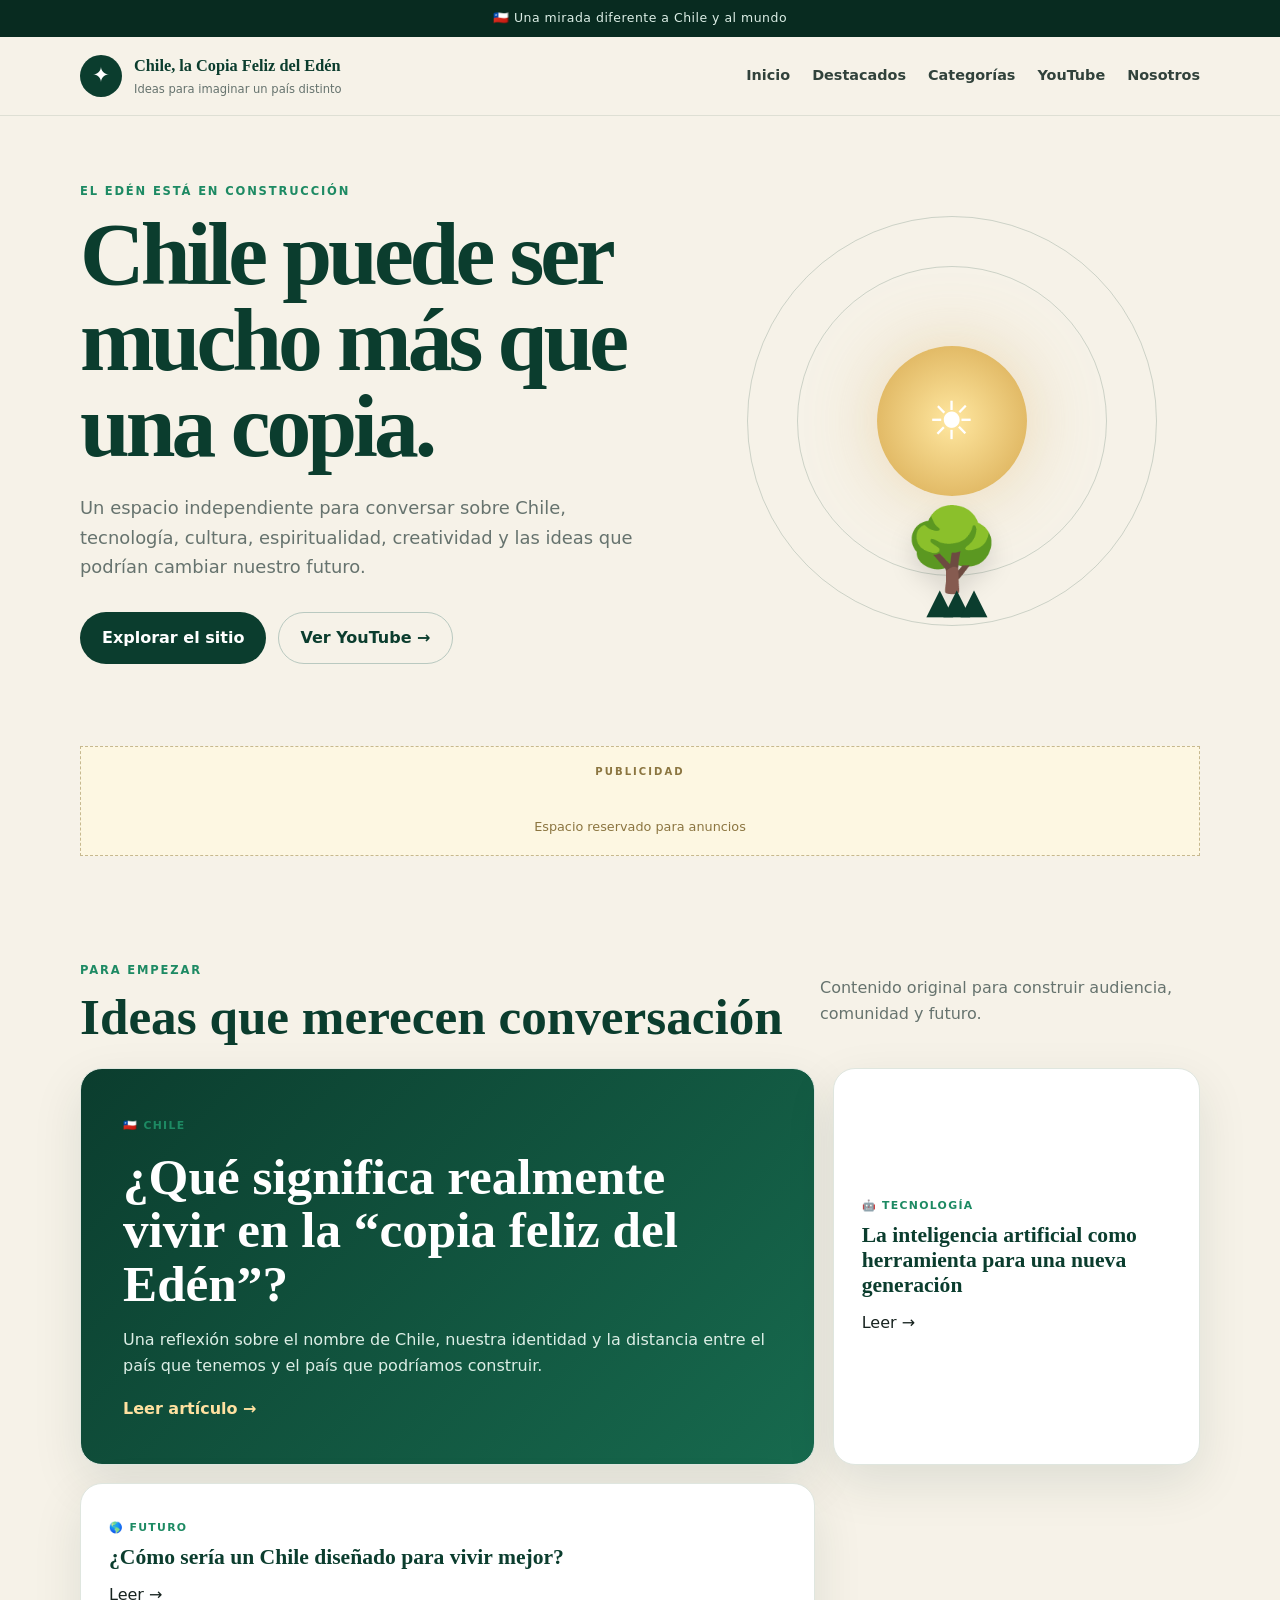
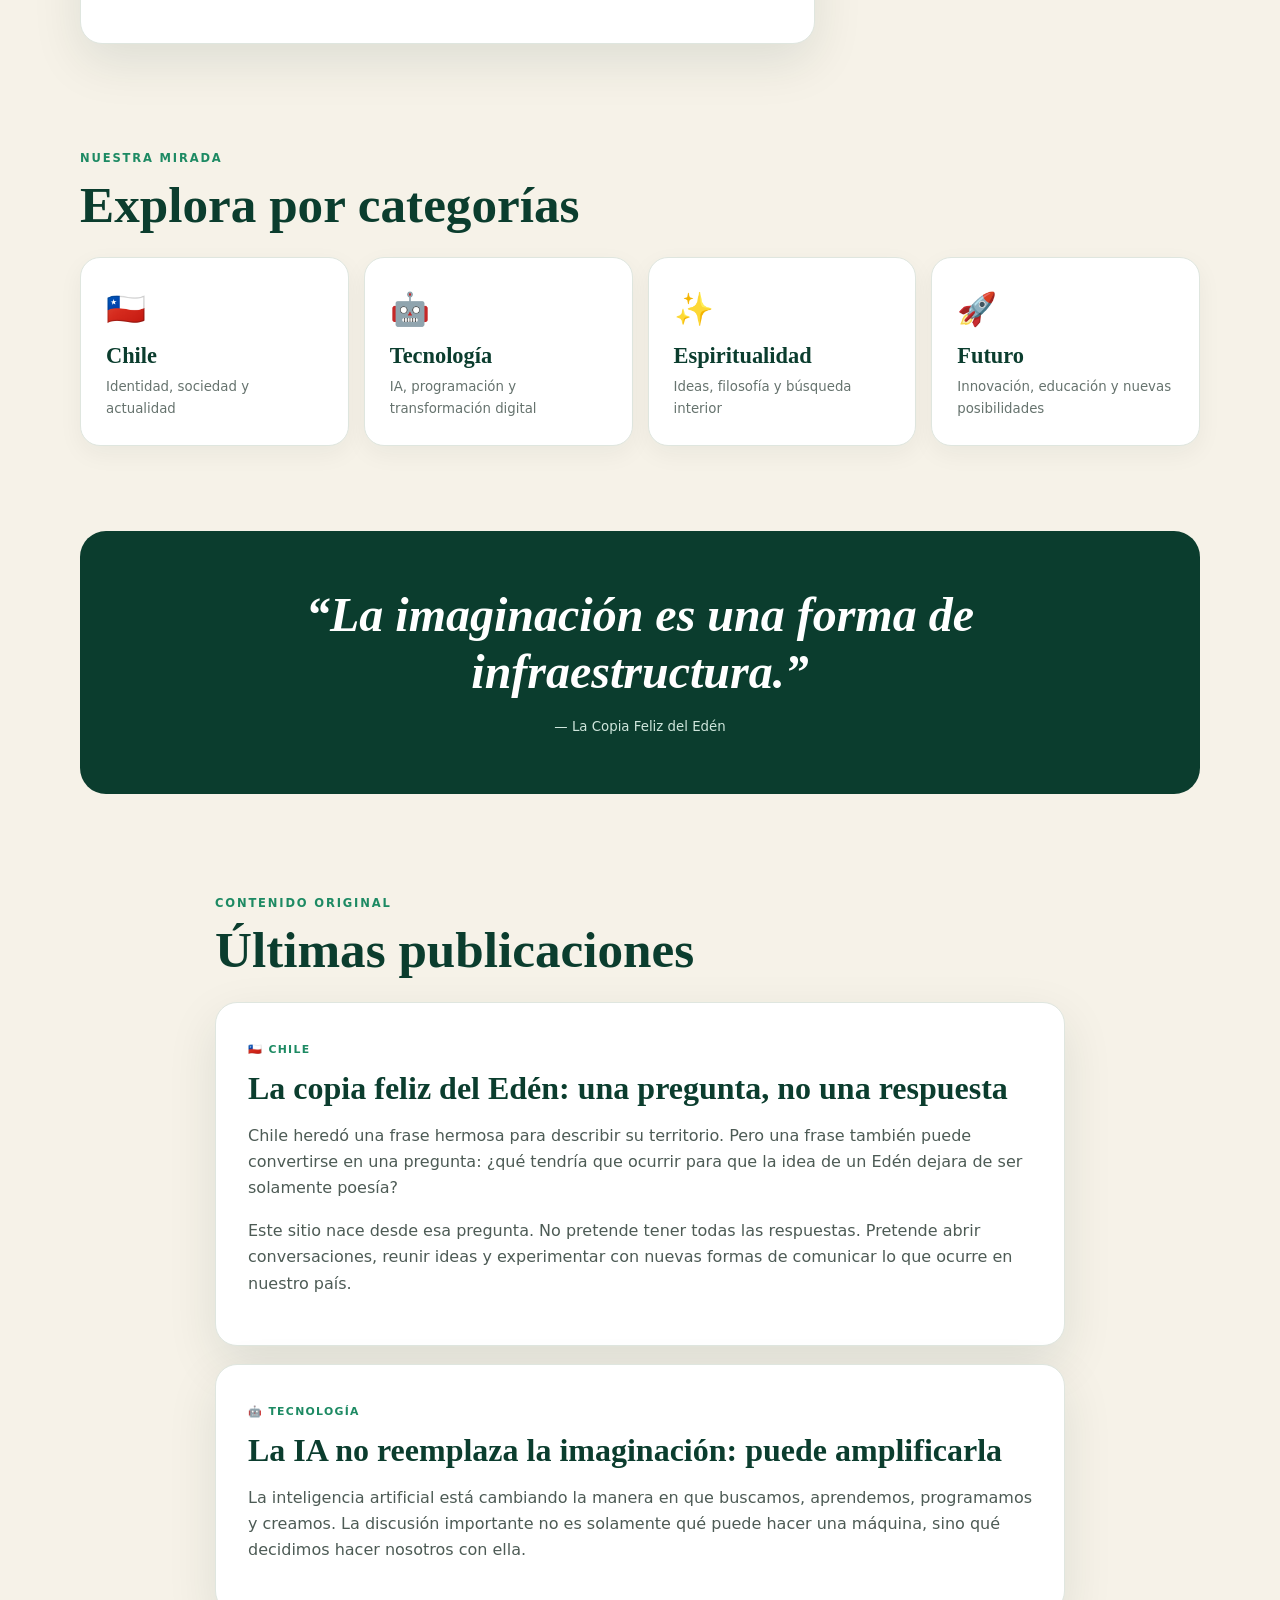
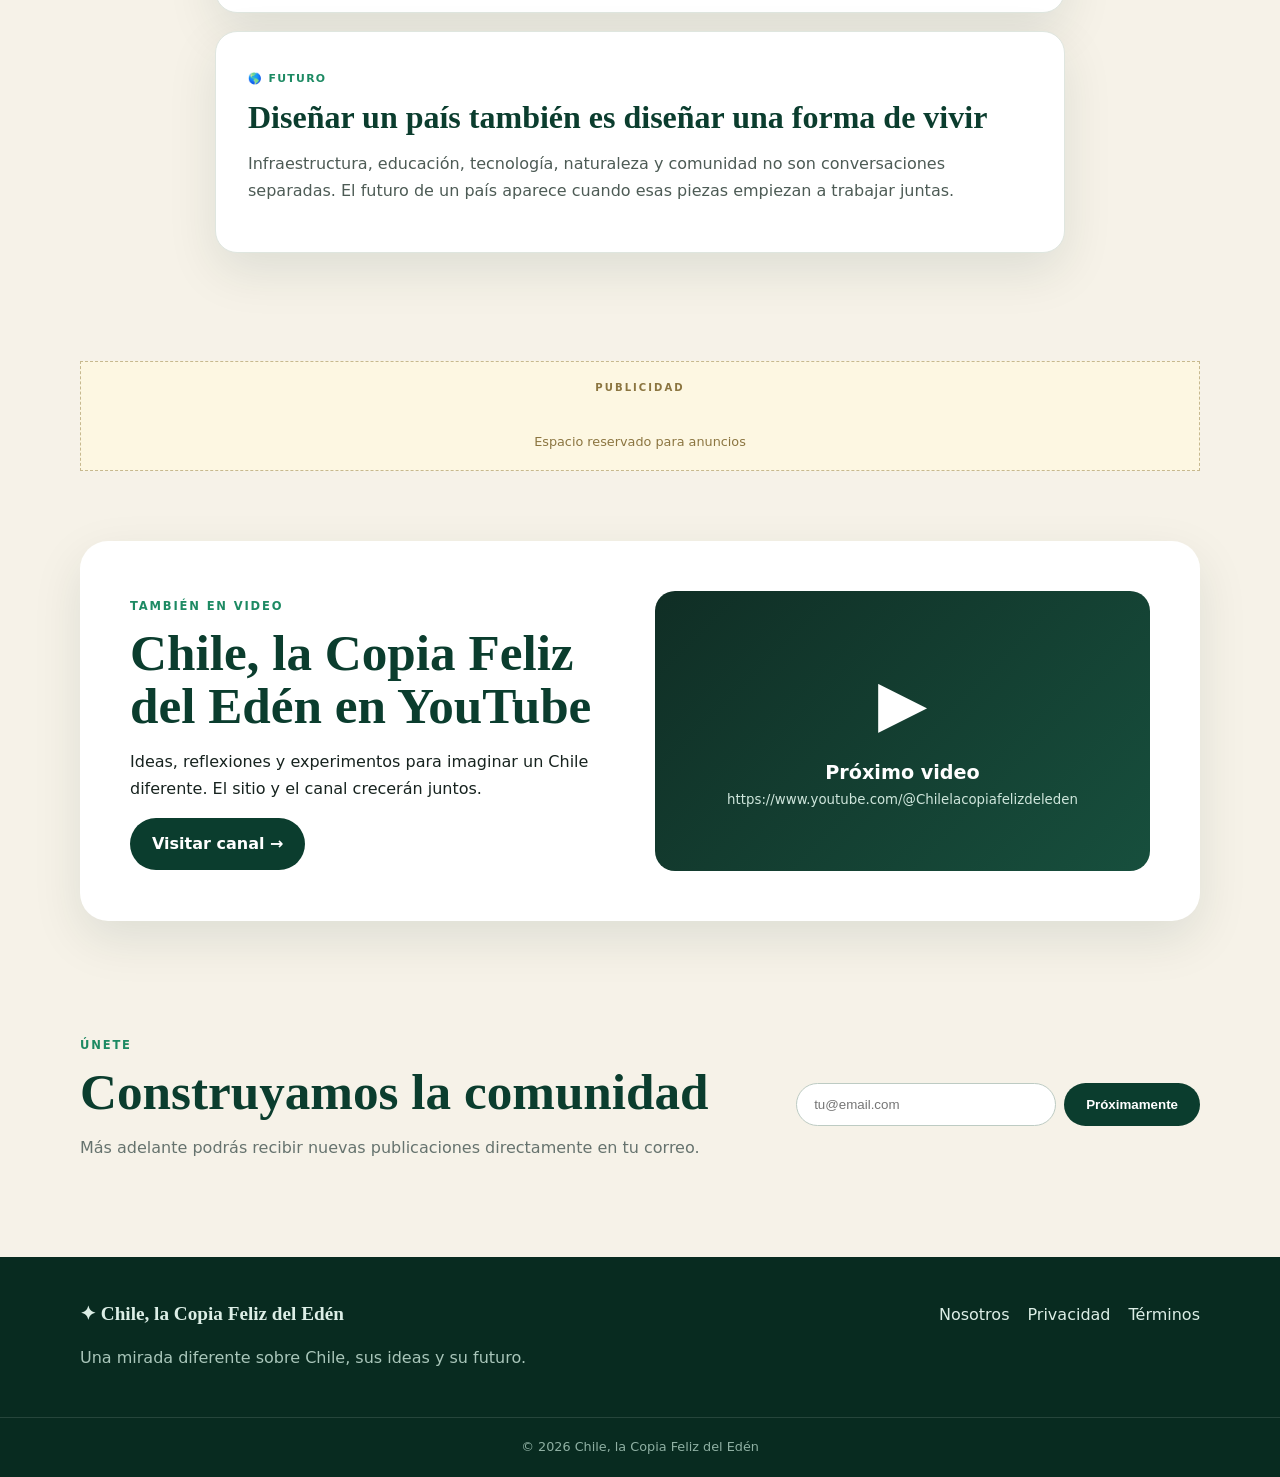
<file: index.html>
<!DOCTYPE html>
<html lang="es">
<head>
  <meta charset="UTF-8">
  <meta name="viewport" content="width=device-width, initial-scale=1.0">
  <title>Chile, la Copia Feliz del Edén | Ideas, cultura y futuro</title>
  <meta name="description" content="Chile, la Copia Feliz del Edén: ideas, cultura, tecnología, espiritualidad y una mirada diferente sobre Chile y su futuro.">
  <meta name="theme-color" content="#0b3d2e">
  <link rel="stylesheet" href="style.css">
</head>
<body>
  <div class="topline">🇨🇱 Una mirada diferente a Chile y al mundo</div>

  <header class="site-header">
    <div class="container nav-wrap">
      <a class="brand" href="index.html">
        <span class="brand-mark">✦</span>
        <span>
          <strong>Chile, la Copia Feliz del Edén</strong>
          <small>Ideas para imaginar un país distinto</small>
        </span>
      </a>
      <button class="menu-btn" id="menuBtn" aria-label="Abrir menú">☰</button>
      <nav id="mainNav">
        <a href="#inicio">Inicio</a>
        <a href="#destacados">Destacados</a>
        <a href="#categorias">Categorías</a>
        <a href="#youtube">YouTube</a>
        <a href="sobre-nosotros.html">Nosotros</a>
      </nav>
    </div>
  </header>

  <main id="inicio">
    <section class="hero container">
      <div class="hero-copy">
        <span class="eyebrow">EL EDÉN ESTÁ EN CONSTRUCCIÓN</span>
        <h1>Chile puede ser mucho más que una copia.</h1>
        <p class="hero-text">
          Un espacio independiente para conversar sobre Chile, tecnología,
          cultura, espiritualidad, creatividad y las ideas que podrían cambiar nuestro futuro.
        </p>
        <div class="hero-actions">
          <a class="btn btn-primary" href="#destacados">Explorar el sitio</a>
          <a class="btn btn-ghost" href="#youtube">Ver YouTube →</a>
        </div>
      </div>
      <div class="hero-orbit" aria-hidden="true">
        <div class="sun">☀</div>
        <div class="orbit orbit-1"></div>
        <div class="orbit orbit-2"></div>
        <div class="tree">🌳</div>
        <div class="andes">▲ ▲ ▲</div>
      </div>
    </section>

    <section class="ad-slot container" aria-label="Publicidad">
      <span>PUBLICIDAD</span>
      <div>Espacio reservado para anuncios</div>
    </section>

    <section class="container section" id="destacados">
      <div class="section-heading">
        <div>
          <span class="eyebrow">PARA EMPEZAR</span>
          <h2>Ideas que merecen conversación</h2>
        </div>
        <p>Contenido original para construir audiencia, comunidad y futuro.</p>
      </div>

      <div class="featured-grid">
        <article class="featured-card featured-main">
          <span class="tag">🇨🇱 CHILE</span>
          <h3>¿Qué significa realmente vivir en la “copia feliz del Edén”?</h3>
          <p>
            Una reflexión sobre el nombre de Chile, nuestra identidad y la distancia
            entre el país que tenemos y el país que podríamos construir.
          </p>
          <a href="#articulo-identidad">Leer artículo →</a>
        </article>

        <article class="mini-card">
          <span class="tag">🤖 TECNOLOGÍA</span>
          <h3>La inteligencia artificial como herramienta para una nueva generación</h3>
          <a href="#articulo-ia">Leer →</a>
        </article>

        <article class="mini-card">
          <span class="tag">🌎 FUTURO</span>
          <h3>¿Cómo sería un Chile diseñado para vivir mejor?</h3>
          <a href="#articulo-futuro">Leer →</a>
        </article>
      </div>
    </section>

    <section class="container section" id="categorias">
      <div class="section-heading">
        <div>
          <span class="eyebrow">NUESTRA MIRADA</span>
          <h2>Explora por categorías</h2>
        </div>
      </div>
      <div class="category-grid">
        <a class="category chile" href="#destacados"><span>🇨🇱</span><b>Chile</b><small>Identidad, sociedad y actualidad</small></a>
        <a class="category tech" href="#destacados"><span>🤖</span><b>Tecnología</b><small>IA, programación y transformación digital</small></a>
        <a class="category spirit" href="#destacados"><span>✨</span><b>Espiritualidad</b><small>Ideas, filosofía y búsqueda interior</small></a>
        <a class="category future" href="#destacados"><span>🚀</span><b>Futuro</b><small>Innovación, educación y nuevas posibilidades</small></a>
      </div>
    </section>

    <section class="container quote">
      <p id="dailyQuote">“El futuro no se encuentra: se construye.”</p>
      <small>— La Copia Feliz del Edén</small>
    </section>

    <section class="container section articles" id="articulos">
      <div class="section-heading">
        <div>
          <span class="eyebrow">CONTENIDO ORIGINAL</span>
          <h2>Últimas publicaciones</h2>
        </div>
      </div>

      <article id="articulo-identidad" class="article">
        <span class="tag">🇨🇱 CHILE</span>
        <h3>La copia feliz del Edén: una pregunta, no una respuesta</h3>
        <p>
          Chile heredó una frase hermosa para describir su territorio. Pero una frase
          también puede convertirse en una pregunta: ¿qué tendría que ocurrir para que
          la idea de un Edén dejara de ser solamente poesía?
        </p>
        <p>
          Este sitio nace desde esa pregunta. No pretende tener todas las respuestas.
          Pretende abrir conversaciones, reunir ideas y experimentar con nuevas formas
          de comunicar lo que ocurre en nuestro país.
        </p>
      </article>

      <article id="articulo-ia" class="article">
        <span class="tag">🤖 TECNOLOGÍA</span>
        <h3>La IA no reemplaza la imaginación: puede amplificarla</h3>
        <p>
          La inteligencia artificial está cambiando la manera en que buscamos,
          aprendemos, programamos y creamos. La discusión importante no es solamente
          qué puede hacer una máquina, sino qué decidimos hacer nosotros con ella.
        </p>
      </article>

      <article id="articulo-futuro" class="article">
        <span class="tag">🌎 FUTURO</span>
        <h3>Diseñar un país también es diseñar una forma de vivir</h3>
        <p>
          Infraestructura, educación, tecnología, naturaleza y comunidad no son
          conversaciones separadas. El futuro de un país aparece cuando esas piezas
          empiezan a trabajar juntas.
        </p>
      </article>
    </section>

    <section class="ad-slot container" aria-label="Publicidad">
      <span>PUBLICIDAD</span>
      <div>Espacio reservado para anuncios</div>
    </section>

    <section class="youtube container section" id="youtube">
      <div>
        <span class="eyebrow">TAMBIÉN EN VIDEO</span>
        <h2>Chile, la Copia Feliz del Edén en YouTube</h2>
        <p>
          Ideas, reflexiones y experimentos para imaginar un Chile diferente.
          El sitio y el canal crecerán juntos.
        </p>
        <a class="btn btn-primary" href="https://www.youtube.com/@Chilelacopiafelizdeleden" aria-label="Enlace al canal de YouTube">Visitar canal →</a>
      </div>
      <div class="video-placeholder">
        <span>▶</span>
        <b>Próximo video</b>
        <small>https://www.youtube.com/@Chilelacopiafelizdeleden</small>
      </div>
    </section>

    <section class="newsletter container">
      <div>
        <span class="eyebrow">ÚNETE</span>
        <h2>Construyamos la comunidad</h2>
        <p>Más adelante podrás recibir nuevas publicaciones directamente en tu correo.</p>
      </div>
      <form onsubmit="return false;">
        <input type="email" placeholder="tu@email.com" aria-label="Correo electrónico">
        <button class="btn btn-primary" type="submit">Próximamente</button>
      </form>
    </section>
  </main>

  <footer>
    <div class="container footer-grid">
      <div>
        <strong>✦ Chile, la Copia Feliz del Edén</strong>
        <p>Una mirada diferente sobre Chile, sus ideas y su futuro.</p>
      </div>
      <div>
        <a href="sobre-nosotros.html">Nosotros</a>
        <a href="privacidad.html">Privacidad</a>
        <a href="terminos.html">Términos</a>
      </div>
    </div>
    <div class="copyright">© <span id="year"></span> Chile, la Copia Feliz del Edén</div>
  </footer>

  <script src="script.js"></script>
</body>
</html>
</file>
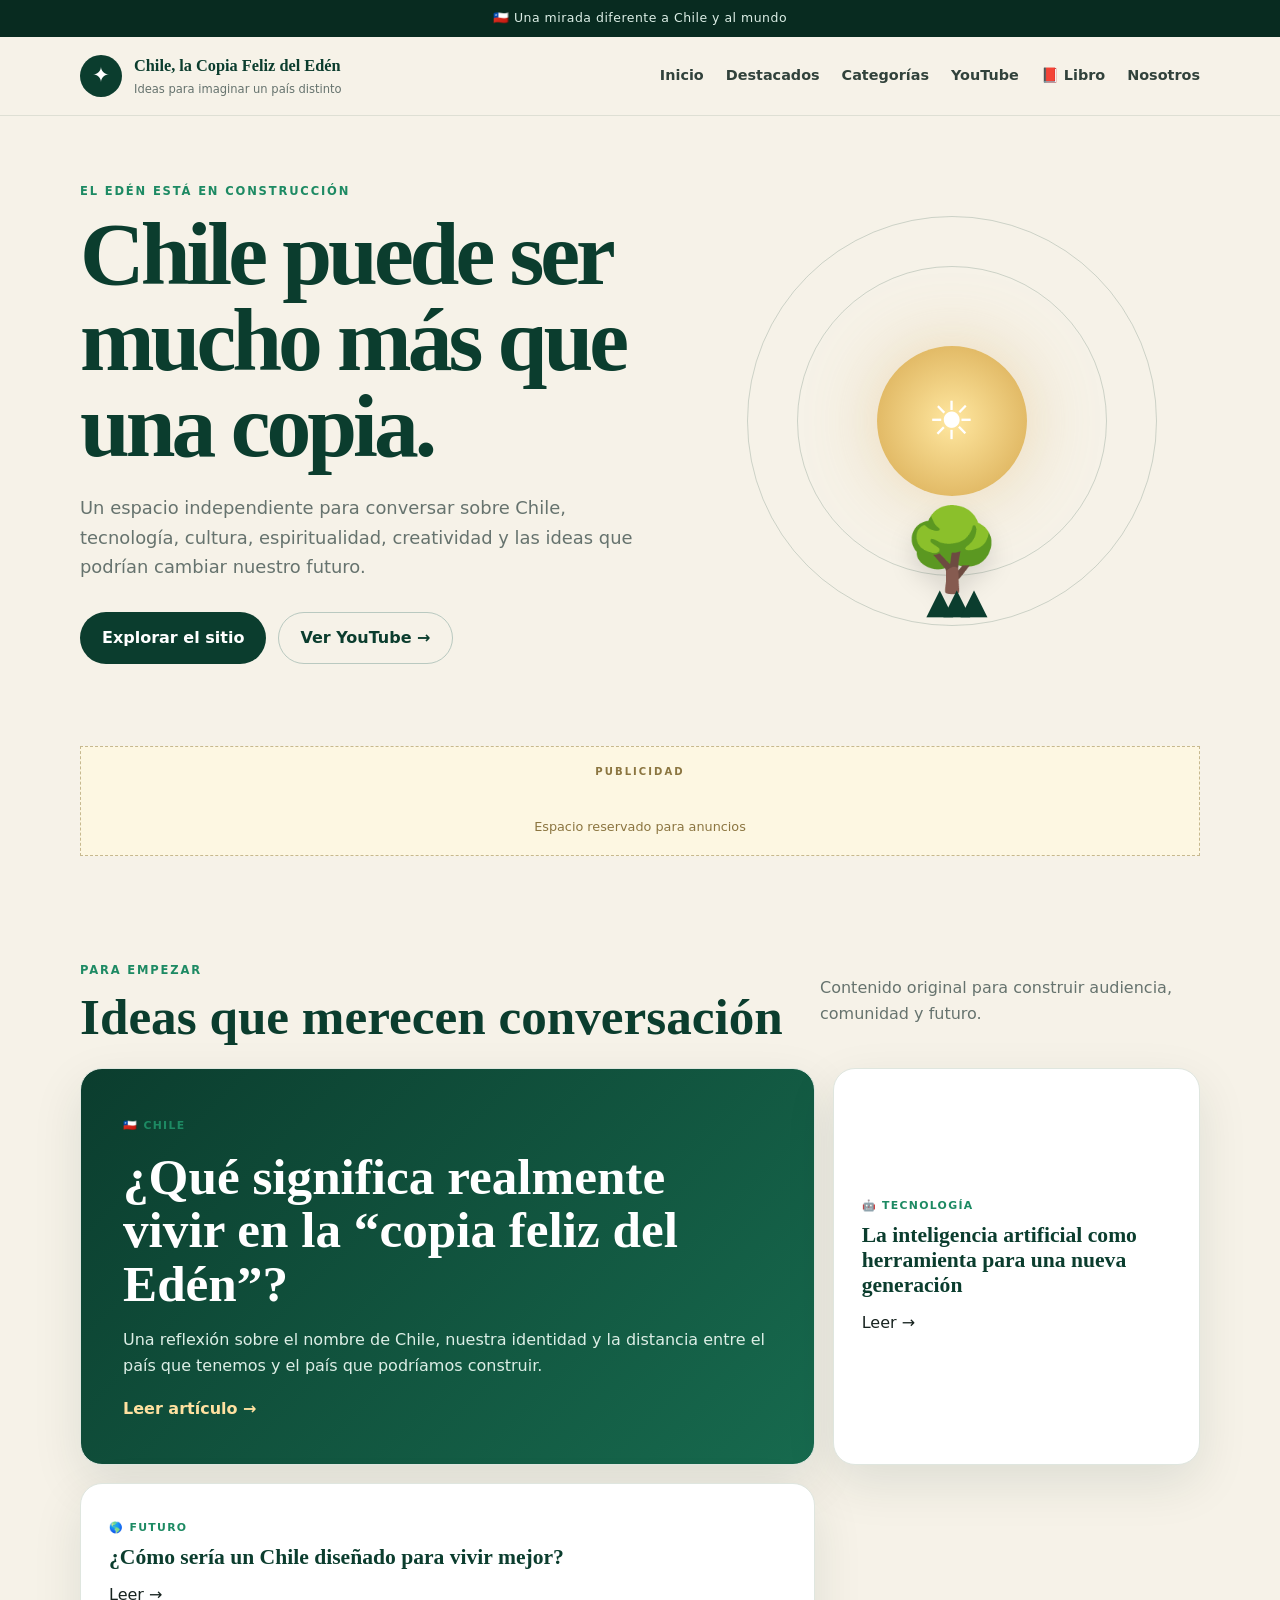
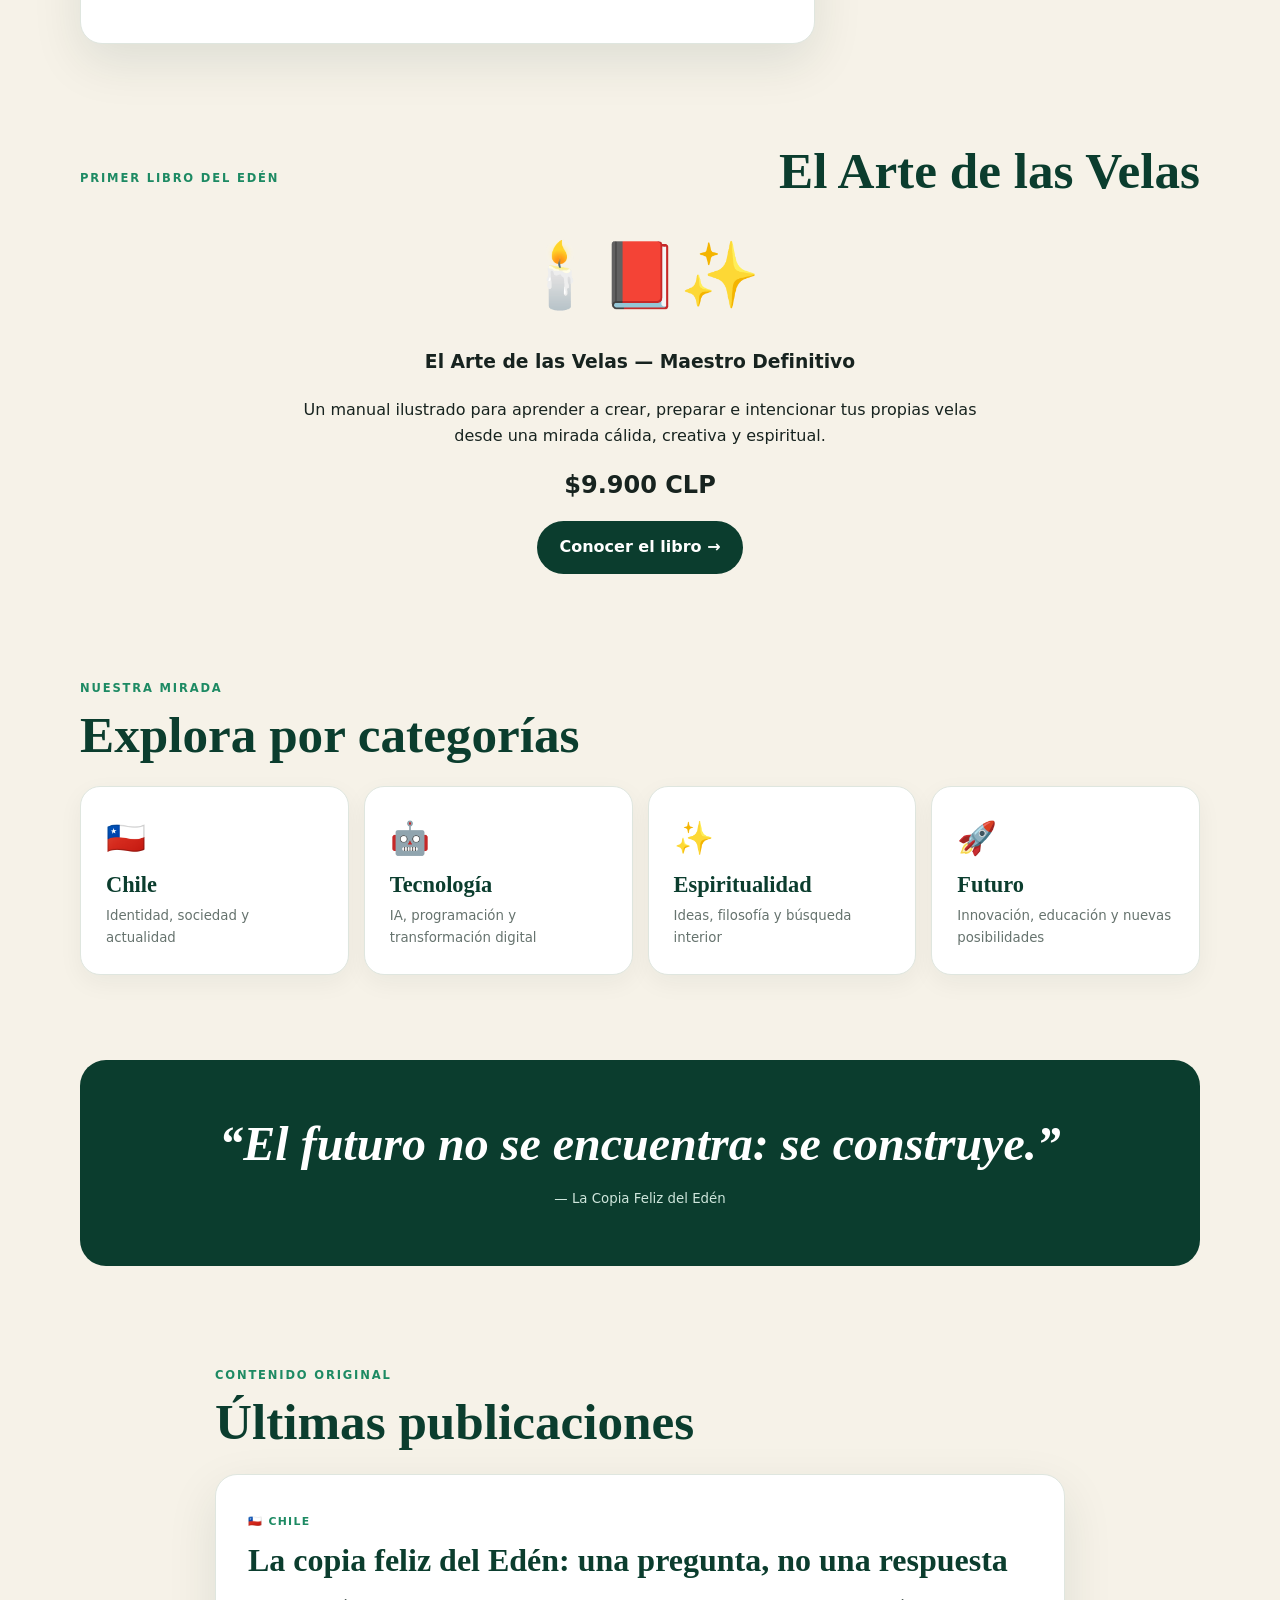
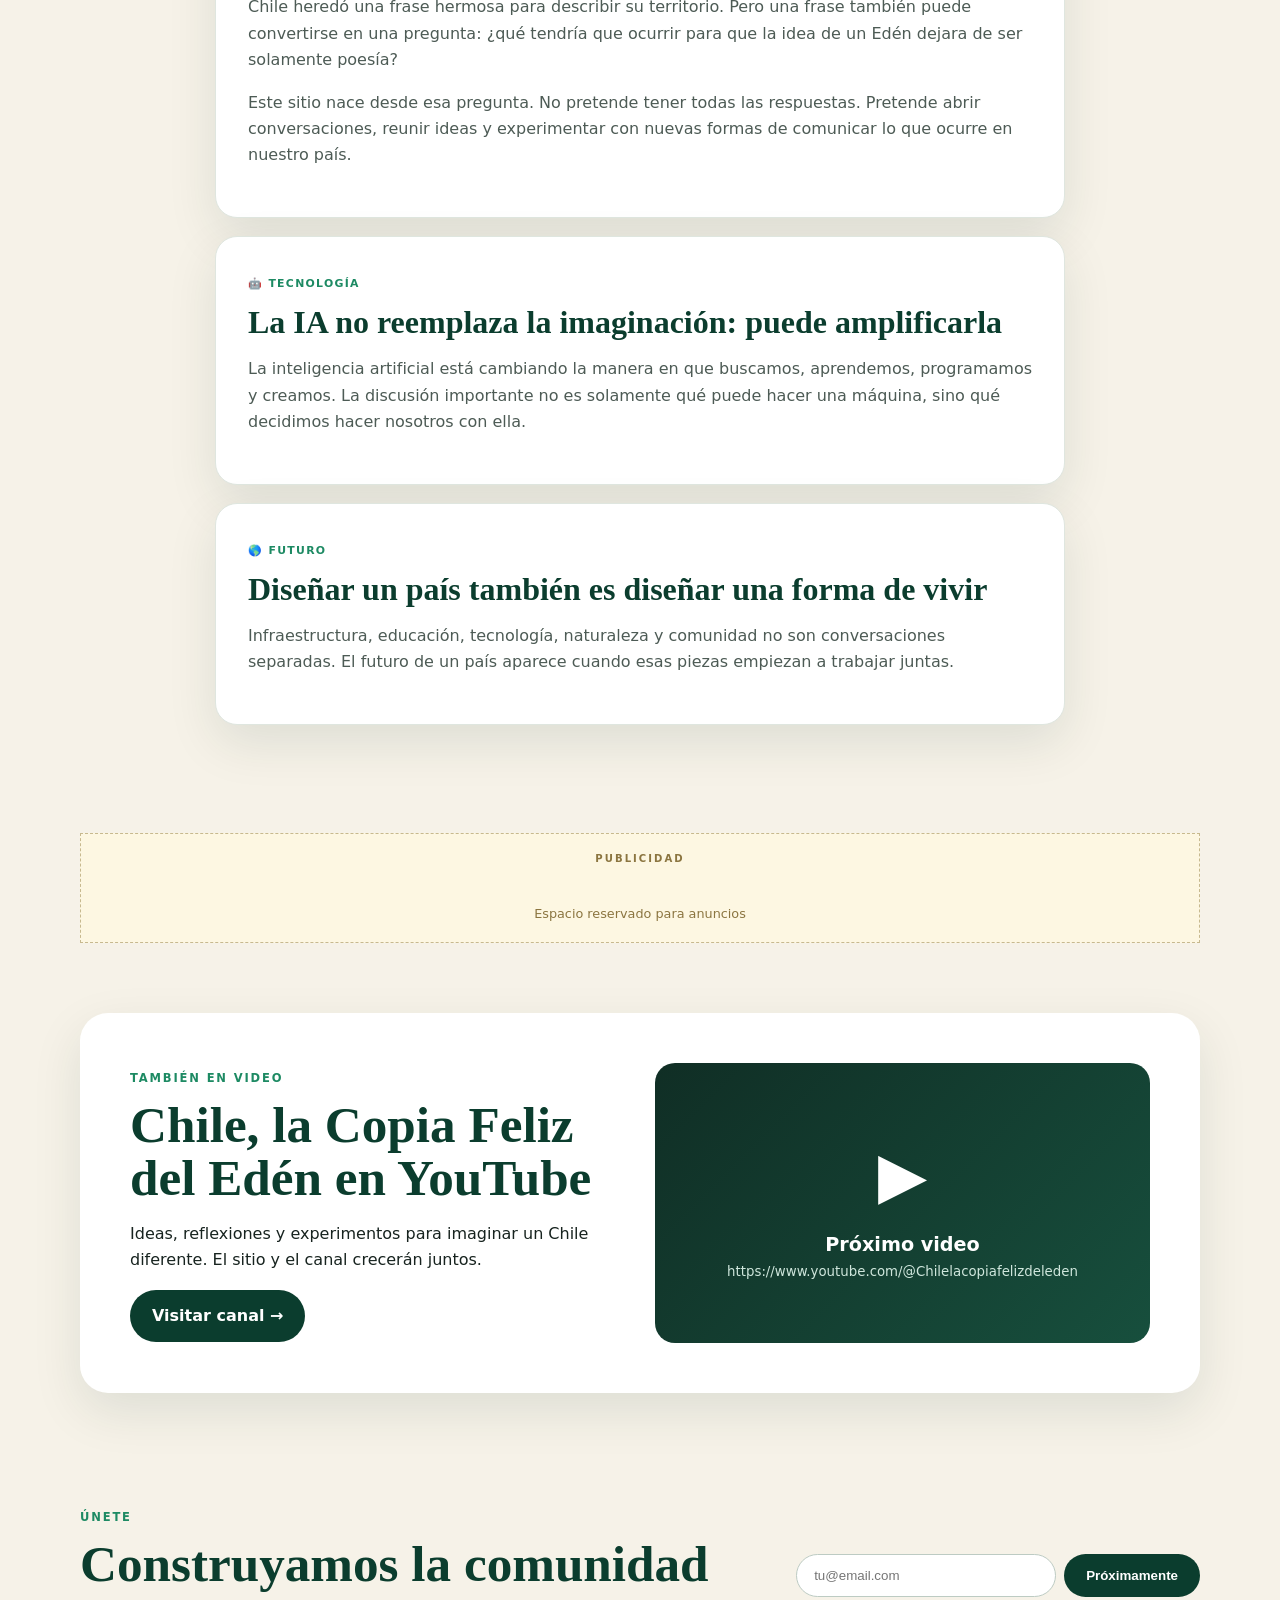
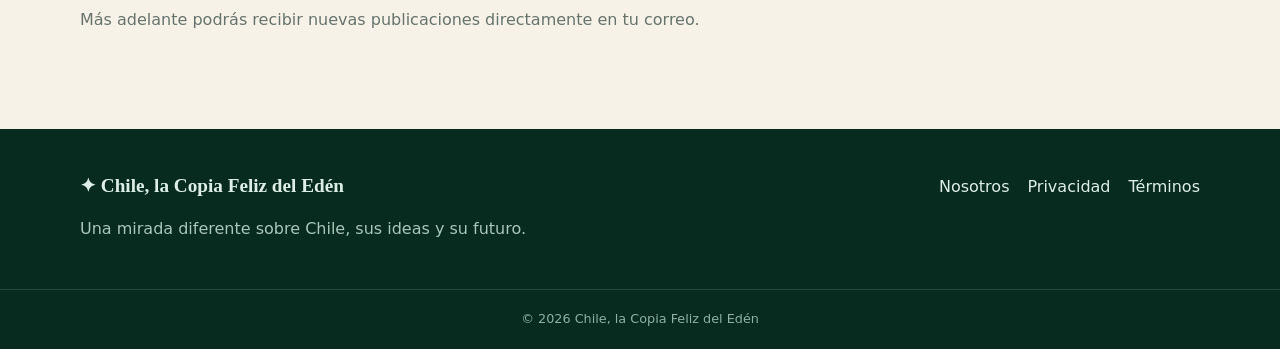
<file: public/index.html>
<!DOCTYPE html>
<html lang="es">
<head>
  <meta charset="UTF-8">
  <meta name="viewport" content="width=device-width, initial-scale=1.0">
  <title>Chile, la Copia Feliz del Edén | Ideas, cultura y futuro</title>
  <meta name="description" content="Chile, la Copia Feliz del Edén: ideas, cultura, tecnología, espiritualidad y una mirada diferente sobre Chile y su futuro.">
  <meta name="theme-color" content="#0b3d2e">
  <link rel="stylesheet" href="style.css">
</head>
<body>
  <div class="topline">🇨🇱 Una mirada diferente a Chile y al mundo</div>

  <header class="site-header">
    <div class="container nav-wrap">
      <a class="brand" href="index.html">
        <span class="brand-mark">✦</span>
        <span>
          <strong>Chile, la Copia Feliz del Edén</strong>
          <small>Ideas para imaginar un país distinto</small>
        </span>
      </a>
      <button class="menu-btn" id="menuBtn" aria-label="Abrir menú">☰</button>
      <nav id="mainNav">
        <a href="#inicio">Inicio</a>
        <a href="#destacados">Destacados</a>
        <a href="#categorias">Categorías</a>
        <a href="#youtube">YouTube</a>
        <a href="libro.html">📕 Libro</a>
        <a href="sobre-nosotros.html">Nosotros</a>
      </nav>
    </div>
  </header>

  <main id="inicio">
    <section class="hero container">
      <div class="hero-copy">
        <span class="eyebrow">EL EDÉN ESTÁ EN CONSTRUCCIÓN</span>
        <h1>Chile puede ser mucho más que una copia.</h1>
        <p class="hero-text">
          Un espacio independiente para conversar sobre Chile, tecnología,
          cultura, espiritualidad, creatividad y las ideas que podrían cambiar nuestro futuro.
        </p>
        <div class="hero-actions">
          <a class="btn btn-primary" href="#destacados">Explorar el sitio</a>
          <a class="btn btn-ghost" href="#youtube">Ver YouTube →</a>
        </div>
      </div>
      <div class="hero-orbit" aria-hidden="true">
        <div class="sun">☀</div>
        <div class="orbit orbit-1"></div>
        <div class="orbit orbit-2"></div>
        <div class="tree">🌳</div>
        <div class="andes">▲ ▲ ▲</div>
      </div>
    </section>

    <section class="ad-slot container" aria-label="Publicidad">
      <span>PUBLICIDAD</span>
      <div>Espacio reservado para anuncios</div>
    </section>

    <section class="container section" id="destacados">
      <div class="section-heading">
        <div>
          <span class="eyebrow">PARA EMPEZAR</span>
          <h2>Ideas que merecen conversación</h2>
        </div>
        <p>Contenido original para construir audiencia, comunidad y futuro.</p>
      </div>

      <div class="featured-grid">
        <article class="featured-card featured-main">
          <span class="tag">🇨🇱 CHILE</span>
          <h3>¿Qué significa realmente vivir en la “copia feliz del Edén”?</h3>
          <p>
            Una reflexión sobre el nombre de Chile, nuestra identidad y la distancia
            entre el país que tenemos y el país que podríamos construir.
          </p>
          <a href="#articulo-identidad">Leer artículo →</a>
        </article>

        <article class="mini-card">
          <span class="tag">🤖 TECNOLOGÍA</span>
          <h3>La inteligencia artificial como herramienta para una nueva generación</h3>
          <a href="#articulo-ia">Leer →</a>
        </article>

        <article class="mini-card">
          <span class="tag">🌎 FUTURO</span>
          <h3>¿Cómo sería un Chile diseñado para vivir mejor?</h3>
          <a href="#articulo-futuro">Leer →</a>
        </article>
      </div>
    </section>


    <section class="container section" id="libro">
      <div class="section-heading">
        <span class="eyebrow">PRIMER LIBRO DEL EDÉN</span>
        <h2>El Arte de las Velas</h2>
      </div>

      <div class="card" style="text-align:center;max-width:700px;margin:auto;">
        <div style="font-size:4rem;">🕯️📕✨</div>
        <h3>El Arte de las Velas — Maestro Definitivo</h3>
        <p>
          Un manual ilustrado para aprender a crear, preparar
          e intencionar tus propias velas desde una mirada
          cálida, creativa y espiritual.
        </p>
        <p><strong style="font-size:1.5rem;">$9.900 CLP</strong></p>
        <a class="btn btn-primary" href="libro.html">
          Conocer el libro →
        </a>
      </div>
    </section>

    <section class="container section" id="categorias">
      <div class="section-heading">
        <div>
          <span class="eyebrow">NUESTRA MIRADA</span>
          <h2>Explora por categorías</h2>
        </div>
      </div>
      <div class="category-grid">
        <a class="category chile" href="#destacados"><span>🇨🇱</span><b>Chile</b><small>Identidad, sociedad y actualidad</small></a>
        <a class="category tech" href="#destacados"><span>🤖</span><b>Tecnología</b><small>IA, programación y transformación digital</small></a>
        <a class="category spirit" href="#destacados"><span>✨</span><b>Espiritualidad</b><small>Ideas, filosofía y búsqueda interior</small></a>
        <a class="category future" href="#destacados"><span>🚀</span><b>Futuro</b><small>Innovación, educación y nuevas posibilidades</small></a>
      </div>
    </section>

    <section class="container quote">
      <p id="dailyQuote">“El futuro no se encuentra: se construye.”</p>
      <small>— La Copia Feliz del Edén</small>
    </section>

    <section class="container section articles" id="articulos">
      <div class="section-heading">
        <div>
          <span class="eyebrow">CONTENIDO ORIGINAL</span>
          <h2>Últimas publicaciones</h2>
        </div>
      </div>

      <article id="articulo-identidad" class="article">
        <span class="tag">🇨🇱 CHILE</span>
        <h3>La copia feliz del Edén: una pregunta, no una respuesta</h3>
        <p>
          Chile heredó una frase hermosa para describir su territorio. Pero una frase
          también puede convertirse en una pregunta: ¿qué tendría que ocurrir para que
          la idea de un Edén dejara de ser solamente poesía?
        </p>
        <p>
          Este sitio nace desde esa pregunta. No pretende tener todas las respuestas.
          Pretende abrir conversaciones, reunir ideas y experimentar con nuevas formas
          de comunicar lo que ocurre en nuestro país.
        </p>
      </article>

      <article id="articulo-ia" class="article">
        <span class="tag">🤖 TECNOLOGÍA</span>
        <h3>La IA no reemplaza la imaginación: puede amplificarla</h3>
        <p>
          La inteligencia artificial está cambiando la manera en que buscamos,
          aprendemos, programamos y creamos. La discusión importante no es solamente
          qué puede hacer una máquina, sino qué decidimos hacer nosotros con ella.
        </p>
      </article>

      <article id="articulo-futuro" class="article">
        <span class="tag">🌎 FUTURO</span>
        <h3>Diseñar un país también es diseñar una forma de vivir</h3>
        <p>
          Infraestructura, educación, tecnología, naturaleza y comunidad no son
          conversaciones separadas. El futuro de un país aparece cuando esas piezas
          empiezan a trabajar juntas.
        </p>
      </article>
    </section>

    <section class="ad-slot container" aria-label="Publicidad">
      <span>PUBLICIDAD</span>
      <div>Espacio reservado para anuncios</div>
    </section>

    <section class="youtube container section" id="youtube">
      <div>
        <span class="eyebrow">TAMBIÉN EN VIDEO</span>
        <h2>Chile, la Copia Feliz del Edén en YouTube</h2>
        <p>
          Ideas, reflexiones y experimentos para imaginar un Chile diferente.
          El sitio y el canal crecerán juntos.
        </p>
        <a class="btn btn-primary" href="https://www.youtube.com/@Chilelacopiafelizdeleden" aria-label="Enlace al canal de YouTube">Visitar canal →</a>
      </div>
      <div class="video-placeholder">
        <span>▶</span>
        <b>Próximo video</b>
        <small>https://www.youtube.com/@Chilelacopiafelizdeleden</small>
      </div>
    </section>

    <section class="newsletter container">
      <div>
        <span class="eyebrow">ÚNETE</span>
        <h2>Construyamos la comunidad</h2>
        <p>Más adelante podrás recibir nuevas publicaciones directamente en tu correo.</p>
      </div>
      <form onsubmit="return false;">
        <input type="email" placeholder="tu@email.com" aria-label="Correo electrónico">
        <button class="btn btn-primary" type="submit">Próximamente</button>
      </form>
    </section>
  </main>

  <footer>
    <div class="container footer-grid">
      <div>
        <strong>✦ Chile, la Copia Feliz del Edén</strong>
        <p>Una mirada diferente sobre Chile, sus ideas y su futuro.</p>
      </div>
      <div>
        <a href="sobre-nosotros.html">Nosotros</a>
        <a href="privacidad.html">Privacidad</a>
        <a href="terminos.html">Términos</a>
      </div>
    </div>
    <div class="copyright">© <span id="year"></span> Chile, la Copia Feliz del Edén</div>
  </footer>

  <script src="script.js"></script>
</body>
</html>
</file>
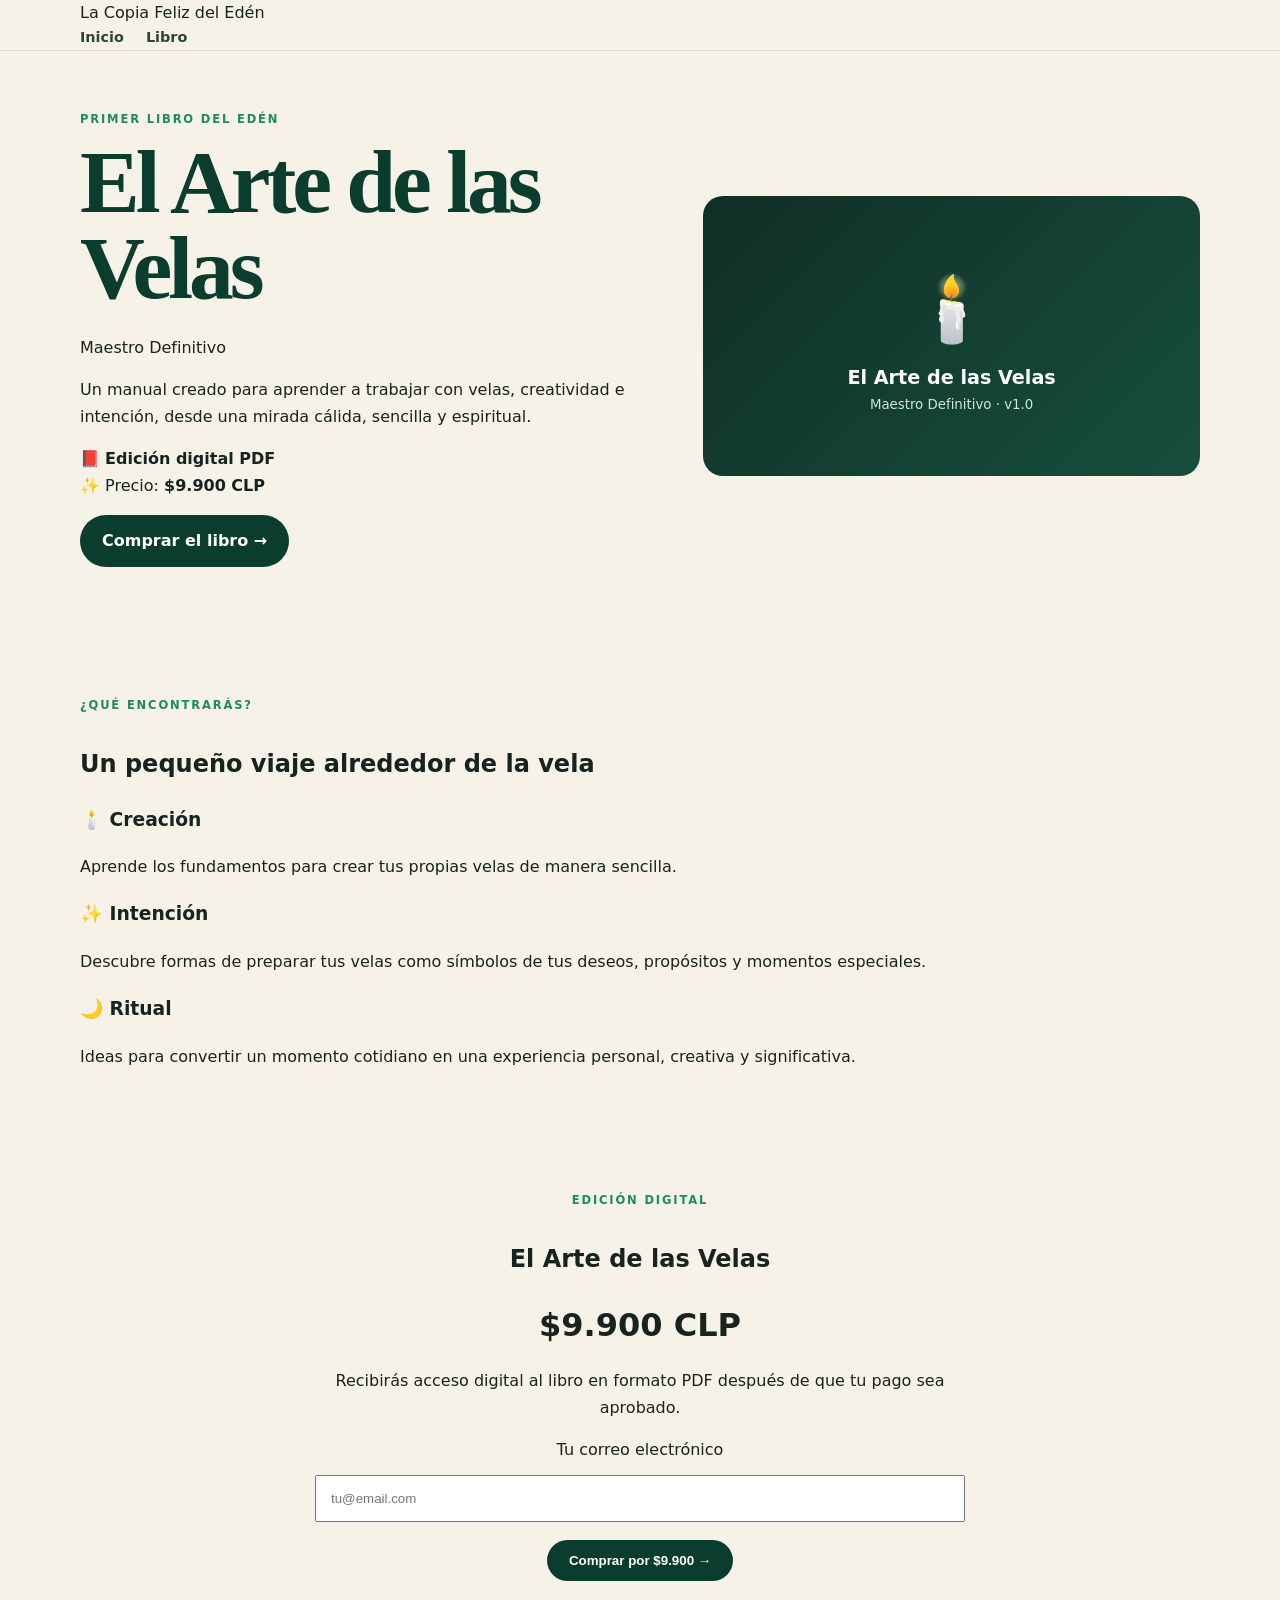
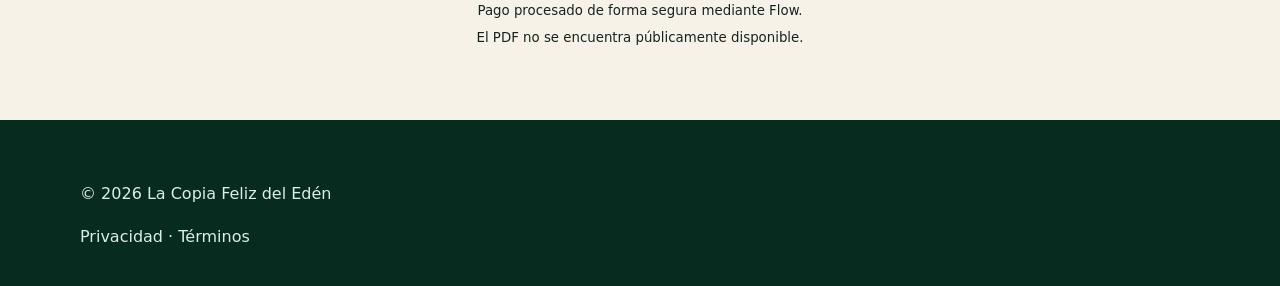
<file: libro.html>
<!DOCTYPE html>
<html lang="es">
<head>
  <meta charset="UTF-8">
  <meta name="viewport" content="width=device-width, initial-scale=1.0">
  <title>El Arte de las Velas — Maestro Definitivo</title>
  <meta name="description" content="El Arte de las Velas — Maestro Definitivo. Un manual ilustrado para crear, preparar e intencionar tus propias velas.">
  <link rel="stylesheet" href="style.css">
</head>

<body>

  <header class="site-header">
    <div class="container">
      <a href="index.html" class="logo">La Copia Feliz del Edén</a>
      <nav>
        <a href="index.html">Inicio</a>
        <a href="libro.html">Libro</a>
      </nav>
    </div>
  </header>

  <main>

    <section class="hero container section">
      <div>
        <span class="eyebrow">PRIMER LIBRO DEL EDÉN</span>

        <h1>El Arte de las Velas</h1>

        <p class="hero-subtitle">
          Maestro Definitivo
        </p>

        <p>
          Un manual creado para aprender a trabajar con velas,
          creatividad e intención, desde una mirada cálida,
          sencilla y espiritual.
        </p>

        <p>
          📕 <strong>Edición digital PDF</strong><br>
          ✨ Precio: <strong>$9.900 CLP</strong>
        </p>

        <a href="#comprar" class="btn btn-primary">
          Comprar el libro →
        </a>
      </div>

      <div class="video-placeholder">
        <div style="font-size:4rem;">🕯️</div>
        <b>El Arte de las Velas</b>
        <small>Maestro Definitivo · v1.0</small>
      </div>
    </section>


    <section class="container section">
      <span class="eyebrow">¿QUÉ ENCONTRARÁS?</span>

      <h2>Un pequeño viaje alrededor de la vela</h2>

      <div class="cards">

        <article class="card">
          <h3>🕯️ Creación</h3>
          <p>
            Aprende los fundamentos para crear tus propias velas
            de manera sencilla.
          </p>
        </article>

        <article class="card">
          <h3>✨ Intención</h3>
          <p>
            Descubre formas de preparar tus velas como símbolos
            de tus deseos, propósitos y momentos especiales.
          </p>
        </article>

        <article class="card">
          <h3>🌙 Ritual</h3>
          <p>
            Ideas para convertir un momento cotidiano en una
            experiencia personal, creativa y significativa.
          </p>
        </article>

      </div>
    </section>


    <section class="container section" id="comprar">

      <div class="card" style="max-width:650px;margin:auto;text-align:center;">

        <span class="eyebrow">EDICIÓN DIGITAL</span>

        <h2>El Arte de las Velas</h2>

        <p>
          <strong style="font-size:2rem;">$9.900 CLP</strong>
        </p>

        <p>
          Recibirás acceso digital al libro en formato PDF
          después de que tu pago sea aprobado.
        </p>

        <form id="purchase-form">

          <label for="email">
            Tu correo electrónico
          </label>

          <input
            type="email"
            id="email"
            name="email"
            placeholder="tu@email.com"
            required
            autocomplete="email"
            style="width:100%;padding:14px;margin:12px 0 18px;"
          >

          <button
            type="submit"
            class="btn btn-primary"
            id="buy-button"
          >
            Comprar por $9.900 →
          </button>

          <p id="message" style="margin-top:15px;"></p>

        </form>

        <small>
          Pago procesado de forma segura mediante Flow.
          <br>
          El PDF no se encuentra públicamente disponible.
        </small>

      </div>

    </section>

  </main>


  <footer class="site-footer">
    <div class="container">
      <p>
        © 2026 La Copia Feliz del Edén
      </p>
      <p>
        <a href="privacidad.html">Privacidad</a> ·
        <a href="terminos.html">Términos</a>
      </p>
    </div>
  </footer>


<script>
const form = document.getElementById("purchase-form");
const button = document.getElementById("buy-button");
const message = document.getElementById("message");

form.addEventListener("submit", async function(event) {

  event.preventDefault();

  const email = document.getElementById("email").value.trim();

  button.disabled = true;
  button.textContent = "Preparando compra...";
  message.textContent = "";

  try {

    const response = await fetch("/api/create-payment", {
      method: "POST",
      headers: {
        "Content-Type": "application/json"
      },
      body: JSON.stringify({ email })
    });

    const data = await response.json();

    if (!response.ok || !data.checkoutUrl) {
      throw new Error(data.error || "No fue posible iniciar la compra.");
    }

    window.location.href = data.checkoutUrl;

  } catch (error) {

    message.textContent = "⚠️ " + error.message;

    button.disabled = false;
    button.textContent = "Comprar por $9.900 →";
  }

});
</script>

</body>
</html>
</file>
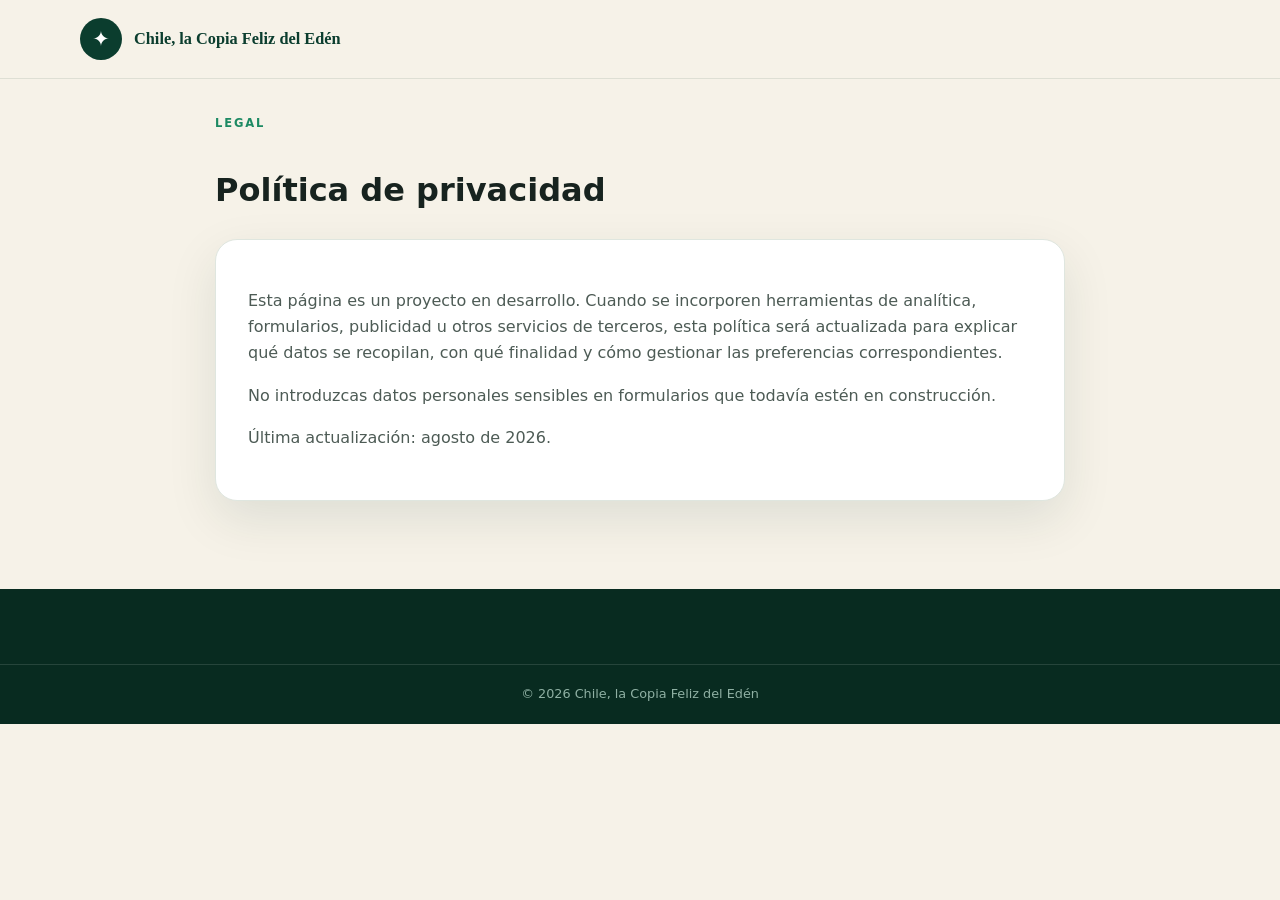
<file: privacidad.html>
<!DOCTYPE html>
<html lang="es"><head><meta charset="UTF-8"><meta name="viewport" content="width=device-width,initial-scale=1"><title>Política de privacidad</title><link rel="stylesheet" href="style.css"></head>
<body><header class="site-header"><div class="container nav-wrap"><a class="brand" href="index.html"><span class="brand-mark">✦</span><span><strong>Chile, la Copia Feliz del Edén</strong></span></a></div></header>
<main class="container section articles"><span class="eyebrow">LEGAL</span><h1>Política de privacidad</h1>
<article class="article"><p>Esta página es un proyecto en desarrollo. Cuando se incorporen herramientas de analítica, formularios, publicidad u otros servicios de terceros, esta política será actualizada para explicar qué datos se recopilan, con qué finalidad y cómo gestionar las preferencias correspondientes.</p><p>No introduzcas datos personales sensibles en formularios que todavía estén en construcción.</p><p>Última actualización: agosto de 2026.</p></article></main>
<footer><div class="copyright">© <span id="year"></span> Chile, la Copia Feliz del Edén</div></footer><script src="script.js"></script></body></html>
</file>
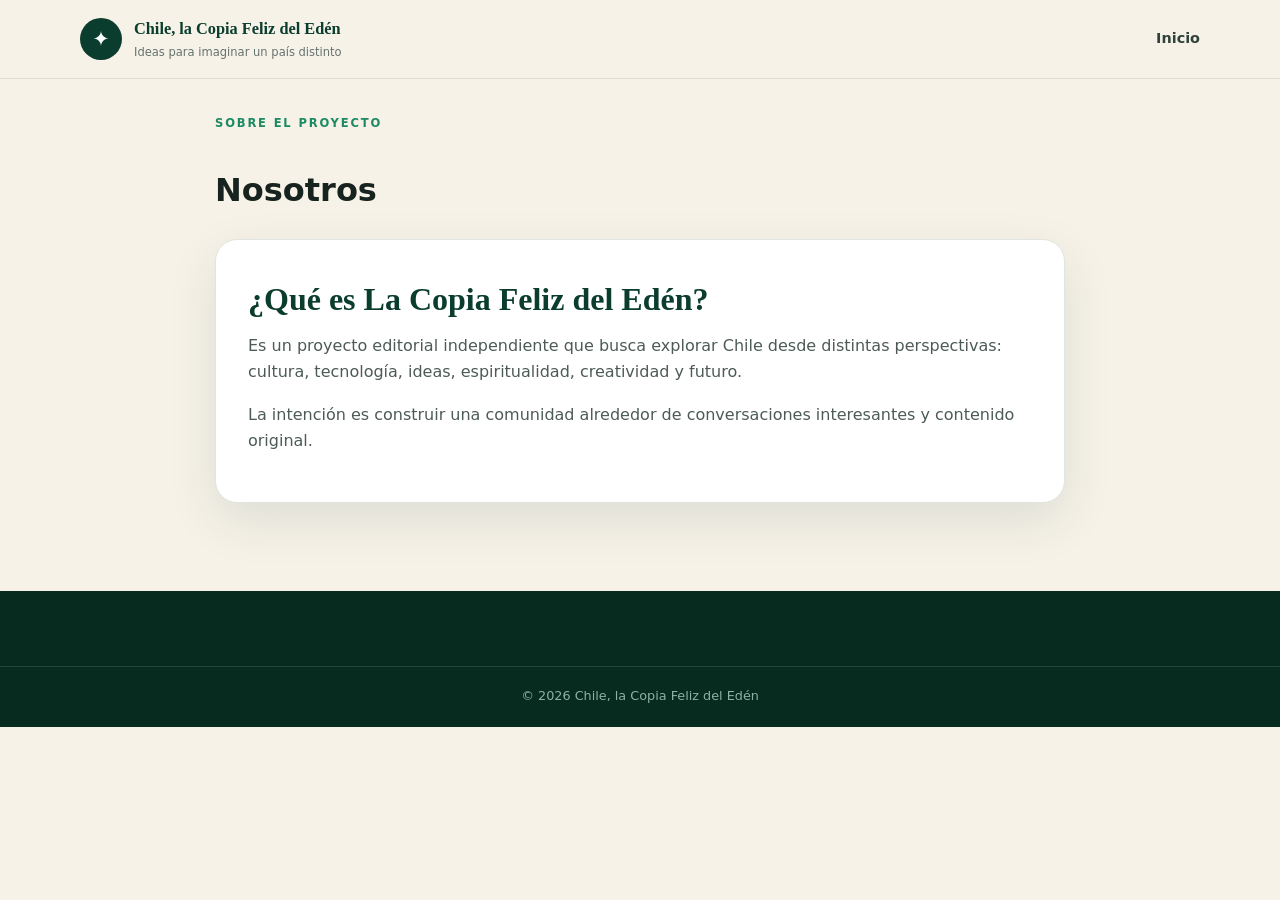
<file: sobre-nosotros.html>
<!DOCTYPE html>
<html lang="es">
<head><meta charset="UTF-8"><meta name="viewport" content="width=device-width,initial-scale=1"><title>Nosotros | Chile, la Copia Feliz del Edén</title><link rel="stylesheet" href="style.css"></head>
<body>
<header class="site-header"><div class="container nav-wrap"><a class="brand" href="index.html"><span class="brand-mark">✦</span><span><strong>Chile, la Copia Feliz del Edén</strong><small>Ideas para imaginar un país distinto</small></span></a><nav><a href="index.html">Inicio</a></nav></div></header>
<main class="container section articles">
<span class="eyebrow">SOBRE EL PROYECTO</span><h1>Nosotros</h1>
<article class="article"><h3>¿Qué es La Copia Feliz del Edén?</h3><p>Es un proyecto editorial independiente que busca explorar Chile desde distintas perspectivas: cultura, tecnología, ideas, espiritualidad, creatividad y futuro.</p><p>La intención es construir una comunidad alrededor de conversaciones interesantes y contenido original.</p></article>
</main>
<footer><div class="copyright">© <span id="year"></span> Chile, la Copia Feliz del Edén</div></footer><script src="script.js"></script>
</body></html>
</file>
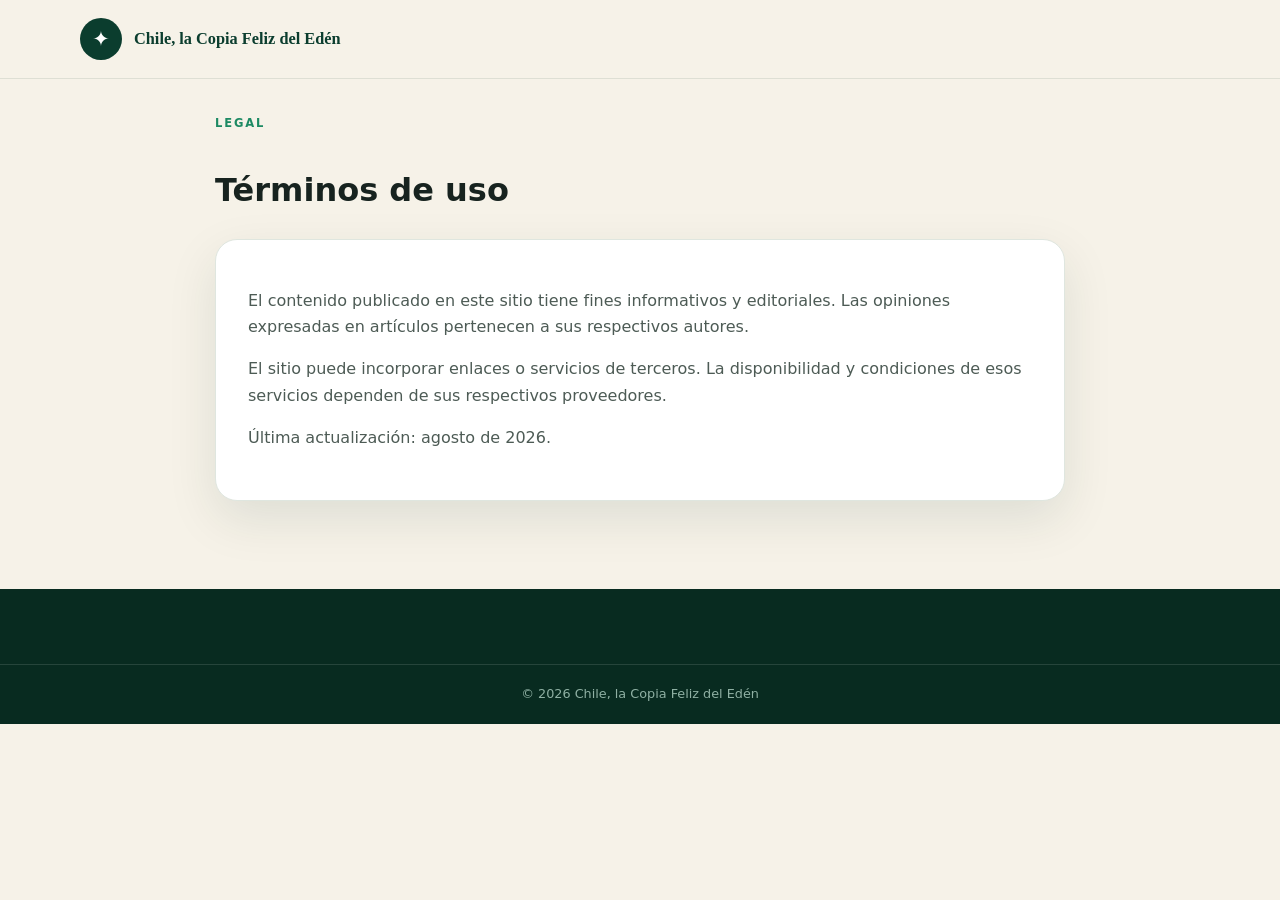
<file: terminos.html>
<!DOCTYPE html>
<html lang="es"><head><meta charset="UTF-8"><meta name="viewport" content="width=device-width,initial-scale=1"><title>Términos | Chile, la Copia Feliz del Edén</title><link rel="stylesheet" href="style.css"></head>
<body><header class="site-header"><div class="container nav-wrap"><a class="brand" href="index.html"><span class="brand-mark">✦</span><span><strong>Chile, la Copia Feliz del Edén</strong></span></a></div></header>
<main class="container section articles"><span class="eyebrow">LEGAL</span><h1>Términos de uso</h1>
<article class="article"><p>El contenido publicado en este sitio tiene fines informativos y editoriales. Las opiniones expresadas en artículos pertenecen a sus respectivos autores.</p><p>El sitio puede incorporar enlaces o servicios de terceros. La disponibilidad y condiciones de esos servicios dependen de sus respectivos proveedores.</p><p>Última actualización: agosto de 2026.</p></article></main>
<footer><div class="copyright">© <span id="year"></span> Chile, la Copia Feliz del Edén</div></footer><script src="script.js"></script></body></html>
</file>
<file: style.css>
:root{
  --green:#0b3d2e;
  --green-2:#146b4f;
  --green-3:#1d8a63;
  --cream:#f6f2e8;
  --gold:#d6a84f;
  --ink:#17231f;
  --muted:#66736e;
  --white:#fff;
  --line:#dfe6df;
  --shadow:0 18px 50px rgba(12,48,35,.10);
}
*{box-sizing:border-box}
html{scroll-behavior:smooth}
body{margin:0;font-family:Inter,ui-sans-serif,system-ui,-apple-system,"Segoe UI",Arial,sans-serif;background:var(--cream);color:var(--ink);line-height:1.65}
a{color:inherit;text-decoration:none}
.container{width:min(1120px,calc(100% - 36px));margin-inline:auto}
.topline{background:#082b20;color:#dceee6;text-align:center;padding:8px 12px;font-size:.78rem;letter-spacing:.04em}
.site-header{position:sticky;top:0;z-index:20;background:rgba(246,242,232,.94);backdrop-filter:blur(12px);border-bottom:1px solid rgba(11,61,46,.10)}
.nav-wrap{min-height:78px;display:flex;align-items:center;justify-content:space-between;gap:25px}
.brand{display:flex;align-items:center;gap:12px}
.brand-mark{width:42px;height:42px;border-radius:50%;display:grid;place-items:center;background:var(--green);color:#fff;font-size:1.3rem}
.brand strong{display:block;font-family:Georgia,serif;font-size:1.02rem;color:var(--green)}
.brand small{display:block;color:var(--muted);font-size:.72rem}
nav{display:flex;gap:22px;align-items:center}
nav a{font-size:.9rem;font-weight:650;color:#31423b}
nav a:hover{color:var(--green-3)}
.menu-btn{display:none;border:0;background:none;font-size:1.7rem}
.hero{min-height:610px;display:grid;grid-template-columns:1.08fr .92fr;align-items:center;gap:40px}
.eyebrow{display:inline-block;color:var(--green-3);font-size:.72rem;font-weight:800;letter-spacing:.16em;margin-bottom:10px}
.hero h1{font:700 clamp(3rem,7vw,6.4rem)/.96 Georgia,serif;letter-spacing:-.045em;color:var(--green);margin:0 0 24px;max-width:760px}
.hero-text{font-size:1.12rem;color:var(--muted);max-width:650px}
.hero-actions{display:flex;gap:12px;flex-wrap:wrap;margin-top:30px}
.btn{display:inline-flex;justify-content:center;align-items:center;border-radius:999px;padding:12px 21px;font-weight:750;border:1px solid transparent;cursor:pointer}
.btn-primary{background:var(--green);color:#fff}
.btn-primary:hover{background:#082b20}
.btn-ghost{border-color:#b9c9c0;color:var(--green)}
.hero-orbit{height:430px;position:relative;display:grid;place-items:center}
.sun{width:150px;height:150px;border-radius:50%;display:grid;place-items:center;background:radial-gradient(circle,#ffe7a0,#d6a84f);font-size:3.3rem;color:#fff;box-shadow:0 0 70px rgba(214,168,79,.35)}
.orbit{position:absolute;border:1px solid rgba(11,61,46,.18);border-radius:50%}
.orbit-1{width:310px;height:310px}
.orbit-2{width:410px;height:410px}
.tree{position:absolute;bottom:20px;font-size:5rem;filter:drop-shadow(0 12px 12px rgba(0,0,0,.12))}
.andes{position:absolute;bottom:6px;color:var(--green);font-size:2.2rem;letter-spacing:-.3em}
.ad-slot{min-height:110px;border:1px dashed #c7b98f;background:rgba(255,249,224,.75);display:grid;place-items:center;margin-top:20px;margin-bottom:70px;color:#8b7540}
.ad-slot span{font-size:.63rem;font-weight:800;letter-spacing:.2em}
.ad-slot div{font-size:.8rem}
.section{padding-block:30px 70px}
.section-heading{display:flex;justify-content:space-between;align-items:end;gap:30px;margin-bottom:25px}
.section-heading h2,.youtube h2,.newsletter h2{font:700 clamp(2rem,4vw,3.2rem)/1.05 Georgia,serif;color:var(--green);margin:0}
.section-heading p{max-width:380px;color:var(--muted)}
.featured-grid{display:grid;grid-template-columns:2fr 1fr;gap:18px}
.featured-card,.mini-card,.article{border:1px solid var(--line);border-radius:22px;background:#fff;box-shadow:var(--shadow)}
.featured-main{padding:42px;min-height:340px;background:linear-gradient(135deg,#0b3d2e,#176a4e);color:#fff}
.featured-main h3{font:700 clamp(2rem,4vw,3.5rem)/1.05 Georgia,serif;max-width:760px;margin:12px 0}
.featured-main p{max-width:680px;color:#dceee6}
.featured-main a{font-weight:800;color:#ffe1a0}
.mini-card{padding:28px;display:flex;flex-direction:column;justify-content:center;min-height:161px}
.mini-card h3{margin:8px 0 12px;font:700 1.35rem/1.15 Georgia,serif;color:var(--green)}
.tag{font-size:.68rem;font-weight:850;letter-spacing:.12em;color:var(--green-3)}
.category-grid{display:grid;grid-template-columns:repeat(4,1fr);gap:15px}
.category{background:#fff;border:1px solid var(--line);border-radius:20px;padding:25px;min-height:180px;display:flex;flex-direction:column;gap:7px;transition:.2s;box-shadow:0 8px 25px rgba(12,48,35,.05)}
.category:hover{transform:translateY(-4px);box-shadow:var(--shadow)}
.category span{font-size:2rem}.category b{font:700 1.4rem Georgia,serif;color:var(--green)}.category small{color:var(--muted)}
.quote{margin-block:15px 65px;padding:55px 25px;text-align:center;background:var(--green);color:#fff;border-radius:26px}
.quote p{font:italic 700 clamp(1.7rem,4vw,3rem)/1.2 Georgia,serif;margin:0 auto 12px;max-width:850px}
.quote small{color:#cfe6dc}
.articles{max-width:850px}
.article{padding:32px;margin-bottom:18px}
.article h3{font:700 2rem/1.1 Georgia,serif;color:var(--green);margin:10px 0 15px}
.article p{color:#4d5b55}
.youtube{display:grid;grid-template-columns:1fr 1fr;gap:30px;align-items:center;background:#fff;border-radius:28px;padding:50px;margin-bottom:70px;box-shadow:var(--shadow)}
.video-placeholder{min-height:280px;border-radius:20px;background:linear-gradient(135deg,#102e25,#174f3d);display:flex;flex-direction:column;align-items:center;justify-content:center;color:#fff}
.video-placeholder span{font-size:4rem}.video-placeholder b{font-size:1.2rem}.video-placeholder small{color:#cfe6dc}
.newsletter{display:flex;justify-content:space-between;gap:30px;align-items:center;padding:40px 0 80px}
.newsletter p{color:var(--muted)}
.newsletter form{display:flex;gap:8px}
.newsletter input{min-width:260px;padding:13px 17px;border-radius:999px;border:1px solid #bdcbc3;background:#fff}
footer{background:#082b20;color:#dceee6;padding:45px 0 20px}
.footer-grid{display:flex;justify-content:space-between;gap:30px}
.footer-grid strong{font:700 1.2rem Georgia,serif}
.footer-grid p{color:#a9c6ba}
.footer-grid div:last-child{display:flex;gap:18px;align-items:flex-start}
.footer-grid a:hover{color:#ffe1a0}
.copyright{text-align:center;border-top:1px solid rgba(255,255,255,.12);margin-top:30px;padding-top:18px;color:#8fb0a3;font-size:.8rem}
@media(max-width:800px){
  nav{display:none;position:absolute;top:78px;left:0;right:0;background:var(--cream);padding:18px;flex-direction:column;border-bottom:1px solid var(--line)}
  nav.open{display:flex}.menu-btn{display:block}
  .hero{grid-template-columns:1fr;min-height:auto;padding-block:70px}
  .hero-orbit{height:300px;order:-1}.orbit-2{width:290px;height:290px}.orbit-1{width:220px;height:220px}.sun{width:110px;height:110px}
  .featured-grid,.youtube{grid-template-columns:1fr}.category-grid{grid-template-columns:1fr 1fr}
  .section-heading{align-items:flex-start;flex-direction:column}.newsletter{flex-direction:column;align-items:stretch}
  .newsletter form{width:100%}.newsletter input{min-width:0;flex:1}.footer-grid{flex-direction:column}.footer-grid div:last-child{flex-wrap:wrap}
}
@media(max-width:480px){
  .container{width:min(100% - 24px,1120px)}.hero h1{font-size:3.1rem}.category-grid{grid-template-columns:1fr}
  .featured-main{padding:28px}.article{padding:23px}.newsletter form{flex-direction:column}.newsletter input{width:100%}
}
/* Ecosistema y narrativa */
.ecosystem{padding-top:70px}
.sapa-card{display:flex;gap:28px;align-items:center;background:#fff;padding:34px;border-radius:24px;box-shadow:var(--shadow);margin-top:28px}
.sapa-face{width:100px;height:100px;border-radius:50%;display:grid;place-items:center;background:#f0dfbd;font-size:3.5rem;flex:none}
.sapa-card h3{font:700 2rem/1.1 Georgia,serif;color:var(--green);margin:12px 0}
.sapa-card p{color:var(--muted)}
.sapa-quote{font-style:italic;color:var(--green)!important;font-weight:700}
.principles-band{background:#eee3cf}
.principles-band .section{padding-bottom:80px}
.intro-text{max-width:760px;color:var(--muted);font-size:1.08rem}
.principles-grid{display:grid;grid-template-columns:repeat(4,1fr);gap:15px;margin-top:35px}
.principles-grid article{background:rgba(255,255,255,.72);padding:22px;border-radius:17px;min-height:155px}
.principles-grid b{color:var(--gold);font-family:Arial,sans-serif}
.principles-grid h3{margin:14px 0 5px;color:var(--green)}
.principles-grid p{margin:0;color:var(--muted);font-size:.94rem}
.manifesto{text-align:center;padding-top:95px;padding-bottom:95px}
.manifesto blockquote{font:500 clamp(2rem,4vw,4rem)/1.1 Georgia,serif;color:var(--green);max-width:950px;margin:20px auto}
.manifesto p{max-width:700px;margin:auto;color:var(--muted);font-size:1.05rem}
@media(max-width:800px){.principles-grid{grid-template-columns:1fr 1fr}.sapa-card{align-items:flex-start}}
@media(max-width:500px){.principles-grid{grid-template-columns:1fr}.sapa-card{flex-direction:column}}
</file>
<file: public/style.css>
:root{
  --green:#0b3d2e;
  --green-2:#146b4f;
  --green-3:#1d8a63;
  --cream:#f6f2e8;
  --gold:#d6a84f;
  --ink:#17231f;
  --muted:#66736e;
  --white:#fff;
  --line:#dfe6df;
  --shadow:0 18px 50px rgba(12,48,35,.10);
}
*{box-sizing:border-box}
html{scroll-behavior:smooth}
body{margin:0;font-family:Inter,ui-sans-serif,system-ui,-apple-system,"Segoe UI",Arial,sans-serif;background:var(--cream);color:var(--ink);line-height:1.65}
a{color:inherit;text-decoration:none}
.container{width:min(1120px,calc(100% - 36px));margin-inline:auto}
.topline{background:#082b20;color:#dceee6;text-align:center;padding:8px 12px;font-size:.78rem;letter-spacing:.04em}
.site-header{position:sticky;top:0;z-index:20;background:rgba(246,242,232,.94);backdrop-filter:blur(12px);border-bottom:1px solid rgba(11,61,46,.10)}
.nav-wrap{min-height:78px;display:flex;align-items:center;justify-content:space-between;gap:25px}
.brand{display:flex;align-items:center;gap:12px}
.brand-mark{width:42px;height:42px;border-radius:50%;display:grid;place-items:center;background:var(--green);color:#fff;font-size:1.3rem}
.brand strong{display:block;font-family:Georgia,serif;font-size:1.02rem;color:var(--green)}
.brand small{display:block;color:var(--muted);font-size:.72rem}
nav{display:flex;gap:22px;align-items:center}
nav a{font-size:.9rem;font-weight:650;color:#31423b}
nav a:hover{color:var(--green-3)}
.menu-btn{display:none;border:0;background:none;font-size:1.7rem}
.hero{min-height:610px;display:grid;grid-template-columns:1.08fr .92fr;align-items:center;gap:40px}
.eyebrow{display:inline-block;color:var(--green-3);font-size:.72rem;font-weight:800;letter-spacing:.16em;margin-bottom:10px}
.hero h1{font:700 clamp(3rem,7vw,6.4rem)/.96 Georgia,serif;letter-spacing:-.045em;color:var(--green);margin:0 0 24px;max-width:760px}
.hero-text{font-size:1.12rem;color:var(--muted);max-width:650px}
.hero-actions{display:flex;gap:12px;flex-wrap:wrap;margin-top:30px}
.btn{display:inline-flex;justify-content:center;align-items:center;border-radius:999px;padding:12px 21px;font-weight:750;border:1px solid transparent;cursor:pointer}
.btn-primary{background:var(--green);color:#fff}
.btn-primary:hover{background:#082b20}
.btn-ghost{border-color:#b9c9c0;color:var(--green)}
.hero-orbit{height:430px;position:relative;display:grid;place-items:center}
.sun{width:150px;height:150px;border-radius:50%;display:grid;place-items:center;background:radial-gradient(circle,#ffe7a0,#d6a84f);font-size:3.3rem;color:#fff;box-shadow:0 0 70px rgba(214,168,79,.35)}
.orbit{position:absolute;border:1px solid rgba(11,61,46,.18);border-radius:50%}
.orbit-1{width:310px;height:310px}
.orbit-2{width:410px;height:410px}
.tree{position:absolute;bottom:20px;font-size:5rem;filter:drop-shadow(0 12px 12px rgba(0,0,0,.12))}
.andes{position:absolute;bottom:6px;color:var(--green);font-size:2.2rem;letter-spacing:-.3em}
.ad-slot{min-height:110px;border:1px dashed #c7b98f;background:rgba(255,249,224,.75);display:grid;place-items:center;margin-top:20px;margin-bottom:70px;color:#8b7540}
.ad-slot span{font-size:.63rem;font-weight:800;letter-spacing:.2em}
.ad-slot div{font-size:.8rem}
.section{padding-block:30px 70px}
.section-heading{display:flex;justify-content:space-between;align-items:end;gap:30px;margin-bottom:25px}
.section-heading h2,.youtube h2,.newsletter h2{font:700 clamp(2rem,4vw,3.2rem)/1.05 Georgia,serif;color:var(--green);margin:0}
.section-heading p{max-width:380px;color:var(--muted)}
.featured-grid{display:grid;grid-template-columns:2fr 1fr;gap:18px}
.featured-card,.mini-card,.article{border:1px solid var(--line);border-radius:22px;background:#fff;box-shadow:var(--shadow)}
.featured-main{padding:42px;min-height:340px;background:linear-gradient(135deg,#0b3d2e,#176a4e);color:#fff}
.featured-main h3{font:700 clamp(2rem,4vw,3.5rem)/1.05 Georgia,serif;max-width:760px;margin:12px 0}
.featured-main p{max-width:680px;color:#dceee6}
.featured-main a{font-weight:800;color:#ffe1a0}
.mini-card{padding:28px;display:flex;flex-direction:column;justify-content:center;min-height:161px}
.mini-card h3{margin:8px 0 12px;font:700 1.35rem/1.15 Georgia,serif;color:var(--green)}
.tag{font-size:.68rem;font-weight:850;letter-spacing:.12em;color:var(--green-3)}
.category-grid{display:grid;grid-template-columns:repeat(4,1fr);gap:15px}
.category{background:#fff;border:1px solid var(--line);border-radius:20px;padding:25px;min-height:180px;display:flex;flex-direction:column;gap:7px;transition:.2s;box-shadow:0 8px 25px rgba(12,48,35,.05)}
.category:hover{transform:translateY(-4px);box-shadow:var(--shadow)}
.category span{font-size:2rem}.category b{font:700 1.4rem Georgia,serif;color:var(--green)}.category small{color:var(--muted)}
.quote{margin-block:15px 65px;padding:55px 25px;text-align:center;background:var(--green);color:#fff;border-radius:26px}
.quote p{font:italic 700 clamp(1.7rem,4vw,3rem)/1.2 Georgia,serif;margin:0 auto 12px;max-width:850px}
.quote small{color:#cfe6dc}
.articles{max-width:850px}
.article{padding:32px;margin-bottom:18px}
.article h3{font:700 2rem/1.1 Georgia,serif;color:var(--green);margin:10px 0 15px}
.article p{color:#4d5b55}
.youtube{display:grid;grid-template-columns:1fr 1fr;gap:30px;align-items:center;background:#fff;border-radius:28px;padding:50px;margin-bottom:70px;box-shadow:var(--shadow)}
.video-placeholder{min-height:280px;border-radius:20px;background:linear-gradient(135deg,#102e25,#174f3d);display:flex;flex-direction:column;align-items:center;justify-content:center;color:#fff}
.video-placeholder span{font-size:4rem}.video-placeholder b{font-size:1.2rem}.video-placeholder small{color:#cfe6dc}
.newsletter{display:flex;justify-content:space-between;gap:30px;align-items:center;padding:40px 0 80px}
.newsletter p{color:var(--muted)}
.newsletter form{display:flex;gap:8px}
.newsletter input{min-width:260px;padding:13px 17px;border-radius:999px;border:1px solid #bdcbc3;background:#fff}
footer{background:#082b20;color:#dceee6;padding:45px 0 20px}
.footer-grid{display:flex;justify-content:space-between;gap:30px}
.footer-grid strong{font:700 1.2rem Georgia,serif}
.footer-grid p{color:#a9c6ba}
.footer-grid div:last-child{display:flex;gap:18px;align-items:flex-start}
.footer-grid a:hover{color:#ffe1a0}
.copyright{text-align:center;border-top:1px solid rgba(255,255,255,.12);margin-top:30px;padding-top:18px;color:#8fb0a3;font-size:.8rem}
@media(max-width:800px){
  nav{display:none;position:absolute;top:78px;left:0;right:0;background:var(--cream);padding:18px;flex-direction:column;border-bottom:1px solid var(--line)}
  nav.open{display:flex}.menu-btn{display:block}
  .hero{grid-template-columns:1fr;min-height:auto;padding-block:70px}
  .hero-orbit{height:300px;order:-1}.orbit-2{width:290px;height:290px}.orbit-1{width:220px;height:220px}.sun{width:110px;height:110px}
  .featured-grid,.youtube{grid-template-columns:1fr}.category-grid{grid-template-columns:1fr 1fr}
  .section-heading{align-items:flex-start;flex-direction:column}.newsletter{flex-direction:column;align-items:stretch}
  .newsletter form{width:100%}.newsletter input{min-width:0;flex:1}.footer-grid{flex-direction:column}.footer-grid div:last-child{flex-wrap:wrap}
}
@media(max-width:480px){
  .container{width:min(100% - 24px,1120px)}.hero h1{font-size:3.1rem}.category-grid{grid-template-columns:1fr}
  .featured-main{padding:28px}.article{padding:23px}.newsletter form{flex-direction:column}.newsletter input{width:100%}
}
</file>
